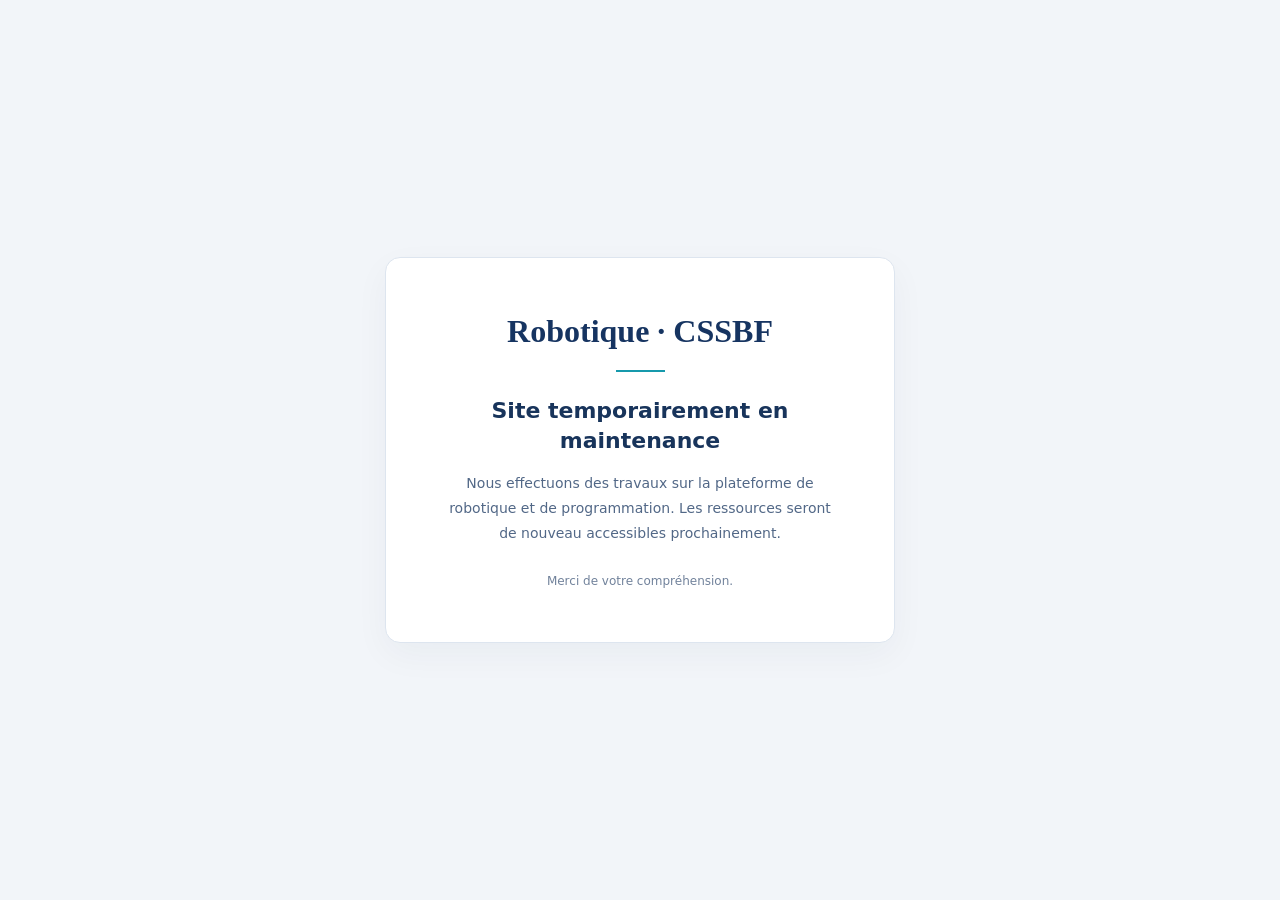
<file: index.html>
<!doctype html>
<html lang="fr-CA">
<head>
  <meta charset="utf-8">
  <meta name="viewport" content="width=device-width, initial-scale=1">
  <meta name="robots" content="noindex, nofollow">
  <meta name="theme-color" content="#f2f5f9">
  <title>Robotique — CSSBF | Maintenance</title>
  <style>
    :root { color-scheme: light; font-family: system-ui, -apple-system, BlinkMacSystemFont, "Segoe UI", sans-serif; }
    * { box-sizing: border-box; }
    body { min-height: 100vh; margin: 0; padding: 24px; background: #f2f5f9; color: #18345b; display: grid; place-items: center; }
    main { width: min(100%, 510px); padding: clamp(35px, 7vw, 54px) clamp(24px, 6vw, 46px); background: #fff; border: 1px solid #dde5ef; border-radius: 15px; box-shadow: 0 12px 35px rgba(21,43,73,.045); text-align: center; }
    h1 { margin: 0; font-family: Georgia, "Times New Roman", serif; font-size: clamp(25px, 5vw, 32px); line-height: 1.2; color: #163461; }
    .accent { width: 49px; height: 2px; margin: 20px auto 24px; background: #1699ac; }
    h2 { max-width: 340px; margin: 0 auto 15px; font-size: clamp(19px, 3.7vw, 22px); line-height: 1.35; }
    p { max-width: 400px; margin: 0 auto; color: #526887; font-size: 14px; line-height: 1.8; }
    footer { margin-top: 28px; font-size: 12px; color: #71829b; }
  </style>
</head>
<body>
  <main>
    <h1>Robotique · CSSBF</h1>
    <div class="accent" aria-hidden="true"></div>
    <h2>Site temporairement en maintenance</h2>
    <p>Nous effectuons des travaux sur la plateforme de robotique et de programmation. Les ressources seront de nouveau accessibles prochainement.</p>
    <footer>Merci de votre compréhension.</footer>
  </main>
</body>
</html>
</file>
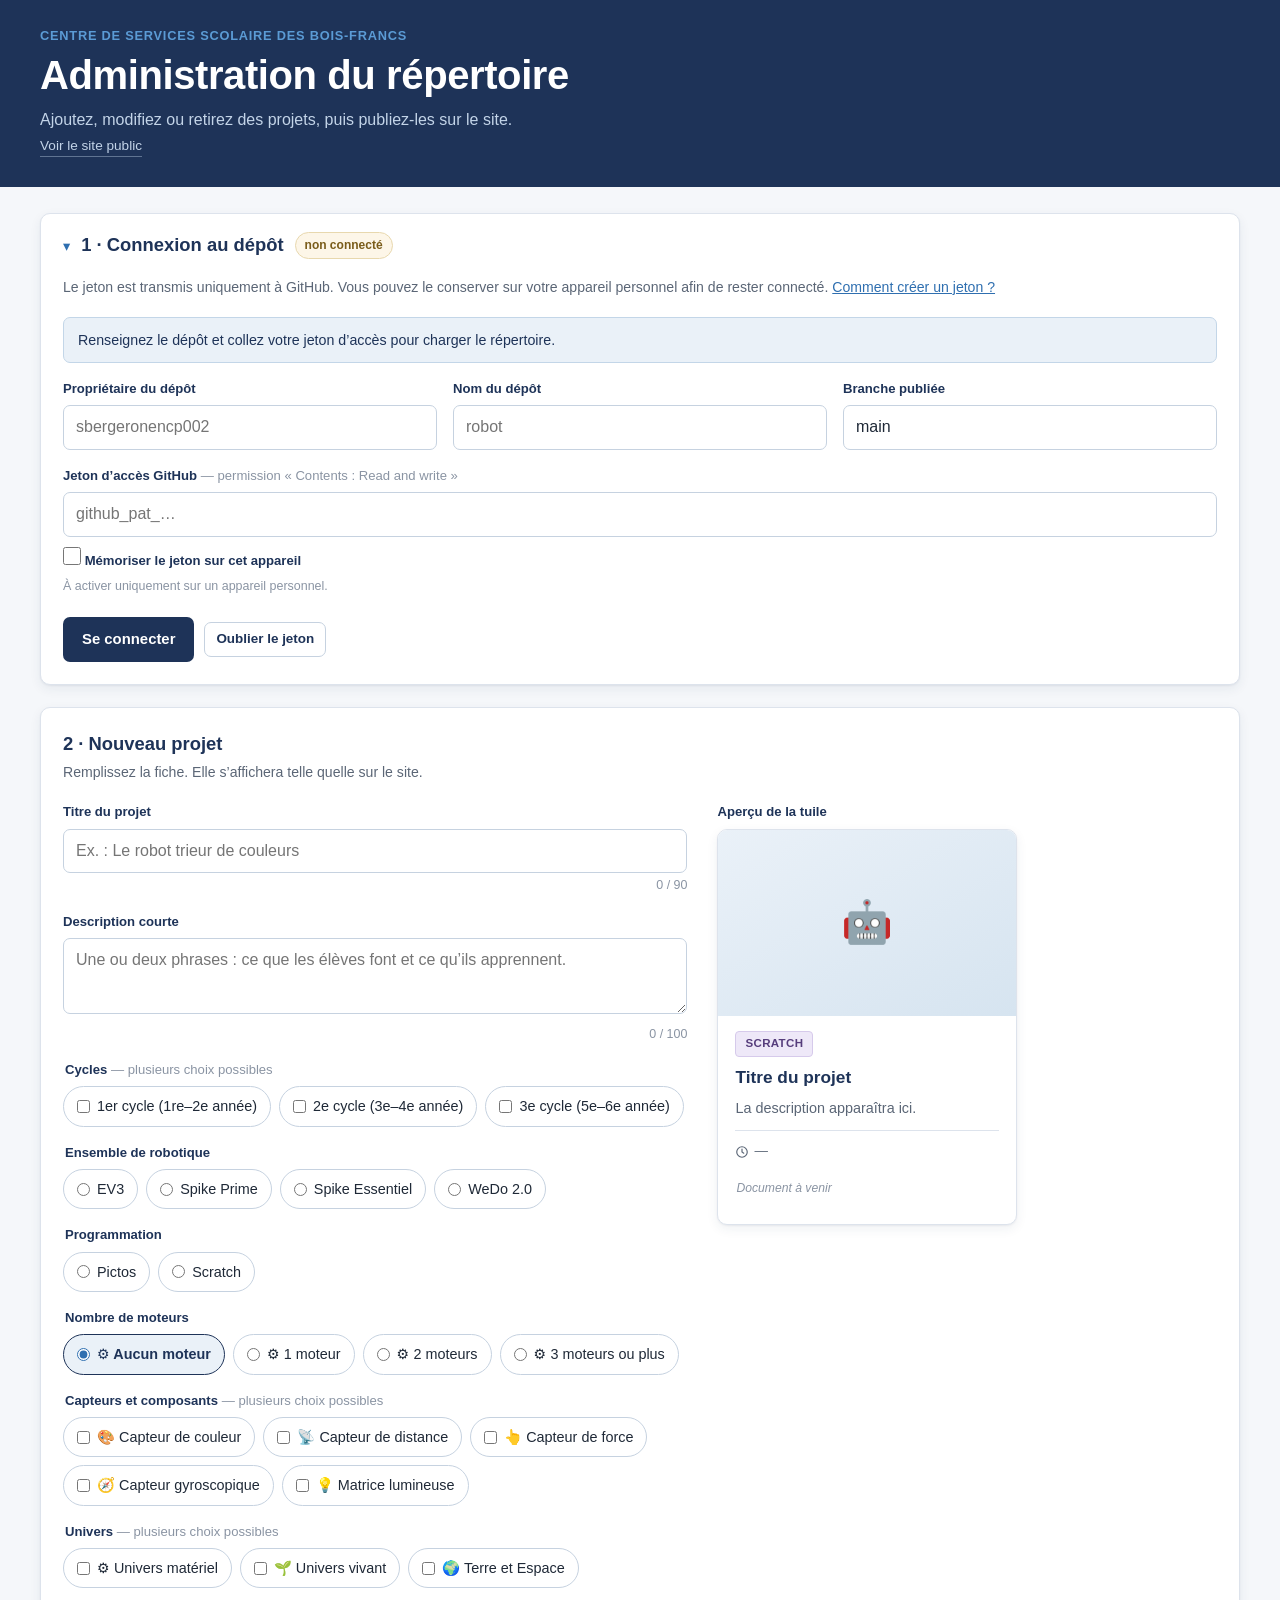
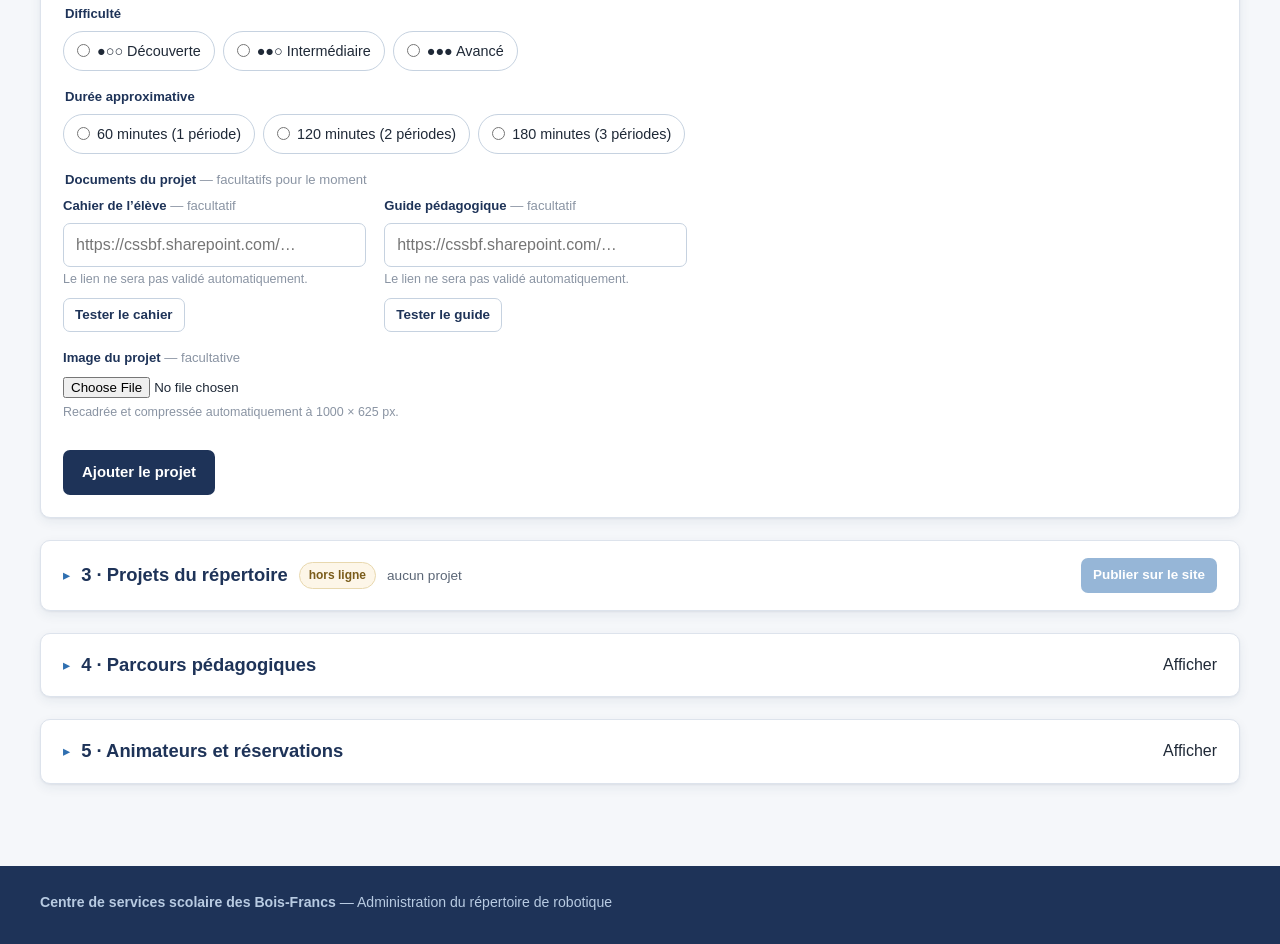
<file: admin.html>
<!DOCTYPE html>
<html lang="fr-CA">
<head>
<meta charset="utf-8">
<meta name="viewport" content="width=device-width, initial-scale=1">
<title>Administration — Robotique</title>
<meta name="robots" content="noindex, nofollow">
<link rel="stylesheet" href="assets/style.css?v=20261103-auditfix">
<script>
  (() => {
    const versionLocale = "20261103-auditfix";
    fetch(`assets/version.json?t=${Date.now()}`, { cache: "no-store" })
      .then((reponse) => reponse.ok ? reponse.json() : null)
      .then((info) => {
        if (!info?.version || info.version === versionLocale) return;
        const adresse = new URL(window.location.href);
        if (adresse.searchParams.get("_v") === info.version) return;
        adresse.searchParams.set("_v", info.version);
        window.location.replace(adresse.href);
      })
      .catch(() => {});
  })();
</script>
<link rel="icon" href="data:image/svg+xml,<svg xmlns='http://www.w3.org/2000/svg' viewBox='0 0 100 100'><text y='.9em' font-size='90'>🛠️</text></svg>">
<style>.admin-reduire{display:none}.panneau[open] .admin-reduire{display:inline}.panneau[open] .admin-afficher{display:none}.admin-etat{margin-left:auto}#admin-parcours select,#admin-parcours textarea{display:block;width:100%;margin:8px 0 16px;padding:10px;border:1px solid #ccd5df;border-radius:6px;font:inherit}#parcours-lignes{margin-top:24px}.parcours-admin-ligne{display:grid;grid-template-columns:80px 1fr auto;gap:12px;align-items:center;padding:12px 0;border-bottom:1px solid var(--bordure)}.parcours-admin-ligne h3{font-size:1rem;margin:0}.parcours-admin-ligne .barre-boutons{margin:0}.parcours-admin-ligne .bouton{padding:6px 10px;font-size:.85rem}@media(max-width:760px){.parcours-admin-ligne{grid-template-columns:1fr}}.parcours-admin-ligne{grid-template-columns:32px 65px minmax(0,1fr) auto;background:white;border:1px solid var(--bordure);border-radius:8px;margin:8px 0;padding:10px}.parcours-poignee{cursor:grab;touch-action:none;border:0;background:transparent;color:#748297;font-size:22px;min-height:40px}.parcours-poignee:active{cursor:grabbing}.parcours-en-deplacement{opacity:.5}.parcours-cible{outline:2px solid var(--accent)}@media(max-width:760px){.parcours-admin-ligne{grid-template-columns:32px 1fr}.parcours-admin-ligne label,.parcours-admin-ligne .barre-boutons{grid-column:2}}</style><link rel="stylesheet" href="assets/mobile.css?v=20261103-auditfix">
</head>
<body class="admin-corps">

<header class="entete">
  <div class="contenant">
    <p class="entete__organisme">Centre de services scolaire des Bois-Francs</p>
    <h1 class="entete__titre">Administration du répertoire</h1>
    <p class="entete__sous-titre">
      Ajoutez, modifiez ou retirez des projets, puis publiez-les sur le site.
      <a class="entete__lien-admin" href="index.html">Voir le site public</a>
    </p>
  </div>
</header>

<div class="contenant disposition-admin">

  <!-- ===================== 1 · Connexion ===================== -->
  <details class="panneau panneau--repliable" id="panneau-connexion">
    <summary class="panneau__resume">
      <span class="panneau__resume-titre">1 · Connexion au dépôt</span>
      <span class="etiquette-etat" id="etat-connexion">non connecté</span>
      <span class="panneau__resume-detail" id="detail-connexion"></span>
    </summary>

    <div class="panneau__contenu">
      <p class="panneau__aide">
        Le jeton est transmis uniquement à GitHub. Vous pouvez le conserver sur votre
        appareil personnel afin de rester connecté.
        <a href="README.md#jeton" target="_blank" rel="noopener">Comment créer un jeton ?</a>
      </p>

      <div class="bandeau bandeau--info" id="bandeau-connexion" hidden></div>

      <div class="grille-champs">
        <div class="champ">
          <label for="f-owner">Propriétaire du dépôt</label>
          <input type="text" id="f-owner" autocomplete="off" spellcheck="false" placeholder="sbergeronencp002">
        </div>
        <div class="champ">
          <label for="f-repo">Nom du dépôt</label>
          <input type="text" id="f-repo" autocomplete="off" spellcheck="false" placeholder="robot">
        </div>
        <div class="champ">
          <label for="f-branche">Branche publiée</label>
          <input type="text" id="f-branche" autocomplete="off" spellcheck="false" placeholder="main">
        </div>
      </div>

      <div class="champ">
        <label for="f-jeton">Jeton d’accès GitHub <span class="champ__note">— permission « Contents : Read and write »</span></label>
        <input type="password" id="f-jeton" autocomplete="off" spellcheck="false" placeholder="github_pat_…">
        <label class="option-memoire" for="f-memoriser-jeton">
          <input type="checkbox" id="f-memoriser-jeton">
          <span>Mémoriser le jeton sur cet appareil</span>
        </label>
        <span class="compteur-car compteur-car--gauche">À activer uniquement sur un appareil personnel.</span>
      </div>

      <div class="barre-boutons">
        <button type="button" class="bouton bouton--primaire" id="btn-connexion">Se connecter</button>
        <button type="button" class="bouton bouton--secondaire bouton--petit" id="btn-oublier">Oublier le jeton</button>
      </div>
    </div>
  </details>


  <!-- ===================== 2 · Formulaire ===================== -->
  <section class="panneau">
    <h2 id="titre-formulaire">2 · Nouveau projet</h2>
    <p class="panneau__aide" id="aide-formulaire">Remplissez la fiche. Elle s’affichera telle quelle sur le site.</p>

    <form id="formulaire" novalidate class="formulaire-grille">
      <div class="formulaire-champs">
        <input type="hidden" id="f-id">

        <div class="champ">
          <label for="f-titre">Titre du projet</label>
          <input type="text" id="f-titre" maxlength="90" required placeholder="Ex. : Le robot trieur de couleurs">
          <span class="compteur-car" id="compteur-titre">0 / 90</span>
        </div>

        <div class="champ">
          <label for="f-description">Description courte</label>
          <textarea id="f-description" maxlength="100" required
                    placeholder="Une ou deux phrases : ce que les élèves font et ce qu’ils apprennent."></textarea>
          <span class="compteur-car" id="compteur-description">0 / 100</span>
        </div>

        <fieldset class="champ">
          <legend class="champ__legende">Cycles <span class="champ__note">— plusieurs choix possibles</span></legend>
          <div class="choix" id="choix-cycle"></div>
        </fieldset>

        <fieldset class="champ">
          <legend class="champ__legende">Ensemble de robotique</legend>
          <div class="choix" id="choix-ensemble"></div>
        </fieldset>

        <fieldset class="champ">
          <legend class="champ__legende">Programmation</legend>
          <div class="choix" id="choix-programmation"></div>
        </fieldset>

        <fieldset class="champ">
          <legend class="champ__legende">Nombre de moteurs</legend>
          <div class="choix" id="choix-moteurs"></div>
        </fieldset>

        <fieldset class="champ">
          <legend class="champ__legende">Capteurs et composants <span class="champ__note">— plusieurs choix possibles</span></legend>
          <div class="choix" id="choix-composants"></div>
        </fieldset>

        <fieldset class="champ">
          <legend class="champ__legende">Univers <span class="champ__note">— plusieurs choix possibles</span></legend>
          <div class="choix" id="choix-univers"></div>
        </fieldset>

        <fieldset class="champ">
          <legend class="champ__legende">Difficulté</legend>
          <div class="choix" id="choix-difficulte"></div>
        </fieldset>

        <fieldset class="champ">
          <legend class="champ__legende">Durée approximative</legend>
          <div class="choix" id="choix-duree"></div>
        </fieldset>

        <fieldset class="champ groupe-documents">
          <legend class="champ__legende">Documents du projet <span class="champ__note">— facultatifs pour le moment</span></legend>

          <div class="champ">
            <label for="f-lien-eleve">Cahier de l’élève <span class="champ__note">— facultatif</span></label>
            <input type="url" id="f-lien-eleve" spellcheck="false" placeholder="https://cssbf.sharepoint.com/…">
            <span class="compteur-car compteur-car--gauche">Le lien ne sera pas validé automatiquement.</span>
            <div class="barre-boutons barre-boutons--compacte">
              <button type="button" class="bouton bouton--secondaire bouton--petit" id="btn-tester-lien-eleve">Tester le cahier</button>
            </div>
            <p class="verification-lien" id="etat-lien-eleve" hidden></p>
          </div>

          <div class="champ">
            <label for="f-lien-guide">Guide pédagogique <span class="champ__note">— facultatif</span></label>
            <input type="url" id="f-lien-guide" spellcheck="false" placeholder="https://cssbf.sharepoint.com/…">
            <span class="compteur-car compteur-car--gauche">Le lien ne sera pas validé automatiquement.</span>
            <div class="barre-boutons barre-boutons--compacte">
              <button type="button" class="bouton bouton--secondaire bouton--petit" id="btn-tester-lien-guide">Tester le guide</button>
            </div>
            <p class="verification-lien" id="etat-lien-guide" hidden></p>
          </div>
        </fieldset>

        <div class="champ">
          <label for="f-image">Image du projet <span class="champ__note">— facultative</span></label>
          <input type="file" id="f-image" accept="image/*">
          <span class="compteur-car compteur-car--gauche" id="info-image">Recadrée et compressée automatiquement à 1000 × 625 px.</span>
          <div class="barre-boutons" style="margin-top:8px">
            <button type="button" class="bouton bouton--secondaire bouton--petit" id="btn-retirer-image" hidden>Retirer l’image</button>
          </div>
        </div>

        <div class="bandeau bandeau--erreur" id="bandeau-formulaire" hidden></div>

        <div class="barre-boutons">
          <button type="submit" class="bouton bouton--primaire" id="btn-enregistrer">Ajouter le projet</button>
          <button type="button" class="bouton bouton--secondaire" id="btn-annuler" hidden>Annuler la modification</button>
        </div>
      </div>

      <div class="formulaire-apercu">
        <span class="champ__legende">Aperçu de la tuile</span>
        <div class="apercu-tuile" id="apercu"></div>
      </div>
    </form>
  </section>

  <!-- ===================== 3 · Liste + publication ===================== -->
  <details class="panneau panneau--repliable" id="panneau-projets">
    <summary class="panneau__resume">
      <span class="panneau__resume-titre">3 · Projets du répertoire</span>
      <span class="etiquette-etat" id="etat-publication">hors ligne</span>
      <span class="panneau__resume-detail" id="detail-projets"></span>
      <span class="panneau__resume-actions">
        <button type="button" class="bouton bouton--publier bouton--petit" id="btn-publier" disabled>Publier sur le site</button>
      </span>
    </summary>

    <div class="panneau__contenu">
      <p class="panneau__aide" id="aide-liste">Connectez-vous au dépôt pour charger les projets existants.</p>

      <div class="bandeau bandeau--attente" id="bandeau-publication" hidden></div>

      <div class="outils-projets">
        <div class="champ-recherche champ-recherche--admin">
          <label class="groupe-filtre__titre" for="recherche-admin">Rechercher dans les projets</label>
          <div class="champ-recherche__boite">
            <svg class="champ-recherche__icone" width="17" height="17" viewBox="0 0 24 24" fill="none"
                 stroke="currentColor" stroke-width="2" stroke-linecap="round" aria-hidden="true">
              <circle cx="11" cy="11" r="7"/><path d="m20 20-3.5-3.5"/>
            </svg>
            <input type="search" id="recherche-admin" autocomplete="off"
                   placeholder="Titre, cycle, ensemble, capteur…">
          </div>
        </div>
        <div class="barre-boutons barre-boutons--outils">
          <button type="button" class="bouton bouton--secondaire bouton--petit" id="btn-effacer-recherche-admin" hidden>Effacer la recherche</button>
          <button type="button" class="bouton bouton--secondaire bouton--petit" id="btn-recharger" disabled>Recharger depuis le site</button>
        </div>
      </div>

      <pre class="journal" id="journal" hidden></pre>

      <ul class="liste-projets" id="liste-projets"></ul>
    </div>
  </details>

<details class="panneau panneau--repliable" id="admin-parcours"><summary class="panneau__resume"><span class="panneau__resume-titre">4 · Parcours pédagogiques</span><span class="etiquette-etat" id="parcours-modifications" hidden>Modifications non publiées</span><span class="admin-etat"><span class="admin-afficher">Afficher</span><span class="admin-reduire">Réduire</span></span></summary><div class="panneau__contenu"><p>Sélectionnez jusqu’à dix projets, ajustez leur ordre. La description affichée reprend exactement celle de la fiche du projet. Enregistrez votre brouillon, puis publiez les parcours pour les rendre visibles sur le site.</p><div class="grille-champs"><label>Cycle<select id="parcours-cycle"><option value="1">1er cycle</option><option value="2">2e cycle</option><option value="3">3e cycle</option></select></label><label>Ensemble<select id="parcours-kit"></select></label></div><div id="parcours-lignes"></div><button type="button" class="bouton" id="parcours-ajouter">Ajouter un projet</button><div class="barre-boutons"><button class="bouton bouton--primaire" id="parcours-enregistrer">Enregistrer le brouillon</button><button class="bouton" id="parcours-recharger">Recharger depuis le dépôt</button><button class="bouton bouton--publier" id="parcours-publier">Publier les parcours</button><button class="bouton" id="parcours-exporter">Exporter les parcours</button><a class="bouton" href="index.html">Voir le site</a></div><p role="status" id="parcours-etat"></p><p>Les parcours sont disponibles pour les trois cycles. Si moins de dix projets sont disponibles, le parcours présente les activités existantes.</p></div></details>
<details class="panneau panneau--repliable" id="panneau-animateurs">
<summary class="panneau__resume"><span class="panneau__resume-titre">5 · Animateurs et réservations</span><span class="admin-etat"><span class="admin-afficher">Afficher</span><span class="admin-reduire">Réduire</span></span></summary><div class="panneau__contenu">
<p class="panneau__aide">Modifiez les noms et les liens Microsoft Bookings. Ces réservations se publient séparément des projets.</p>
<form id="form-animateurs">
<div id="champs-animateurs"></div>
<div class="barre-boutons">
<button type="button" class="bouton bouton--secondaire" id="ajouter-animateur">Ajouter un animateur</button>
<button type="submit" class="bouton bouton--publier" id="publier-animateurs">Publier les réservations</button>
</div>
<p id="etat-animateurs" role="status"></p>
</form>
</div></details>
</div>

<footer class="pied">
  <div class="contenant">
    <p><strong>Centre de services scolaire des Bois-Francs</strong> — Administration du répertoire de robotique</p>
  </div>
</footer>

<script src="assets/commun.js?v=20261103-auditfix"></script>
<script src="assets/admin.js?v=20261103-auditfix"></script>
<script src="assets/parcours-admin.js?v=20261103-auditfix"></script></body>
</html>
</file>
<file: assets/style.css>
/* ==========================================================================
   Robotique — CSS des Bois-Francs
   Palette reprise du site institutionnel : marine, bleu pâle, bleu accent.
   ========================================================================== */

:root {
  --marine:        #1e3358;
  --marine-clair:  #2c4675;
  --marine-fonce:  #16274a;
  --bleu-pale:     #d6e4f0;
  --bleu-pale-2:   #eaf1f8;
  --accent:        #2f6fb0;
  --accent-clair:  #5b9bd5;

  --blanc:  #ffffff;
  --fond:   #f5f7fa;
  --texte:  #1f2937;
  --gris:   #5b6676;
  --gris-clair: #8a94a3;
  --bordure: #dde3ec;

  --ev3:        #c62828;
  --prime:      #c00078;
  --essentiel:  #2163b8;
  --wedo:       #07852a;

  --rayon: 10px;
  --ombre: 0 1px 2px rgba(30, 51, 88, .06), 0 4px 12px rgba(30, 51, 88, .07);
  --ombre-forte: 0 4px 10px rgba(30, 51, 88, .10), 0 12px 28px rgba(30, 51, 88, .14);
  --police: "Segoe UI", Roboto, "Helvetica Neue", Arial, system-ui, sans-serif;
}

* { box-sizing: border-box; }

/* Doit venir avant les règles display des composants, sinon un bouton
   porteur de l'attribut hidden reste affiché. */
[hidden] { display: none !important; }

html { -webkit-text-size-adjust: 100%; }

body {
  margin: 0;
  font-family: var(--police);
  font-size: 16px;
  line-height: 1.55;
  color: var(--texte);
  background: var(--fond);
}

a { color: var(--accent); }

.saut-contenu {
  position: absolute;
  left: -9999px;
  top: 0;
  background: var(--blanc);
  color: var(--marine);
  padding: 12px 18px;
  z-index: 100;
  border-radius: 0 0 var(--rayon) 0;
  font-weight: 600;
}
.saut-contenu:focus { left: 0; }

.contenant {
  width: 100%;
  max-width: 1240px;
  margin: 0 auto;
  padding-inline: 20px;
}

/* ---------- En-tête ---------- */

.entete {
  background: var(--marine);
  color: var(--blanc);
  padding-block: 26px 30px;
}

.entete__organisme {
  font-size: .8rem;
  letter-spacing: .06em;
  text-transform: uppercase;
  color: var(--accent-clair);
  font-weight: 600;
  margin: 0 0 6px;
}

.entete__titre {
  margin: 0;
  font-size: clamp(1.7rem, 4.5vw, 2.5rem);
  line-height: 1.15;
  font-weight: 700;
  letter-spacing: -.01em;
}

.entete__sous-titre {
  margin: 10px 0 0;
  color: #c3d4e8;
  font-size: 1rem;
  max-width: 62ch;
}

.entete__lien-admin {
  display: inline-block;
  color: #c3d4e8;
  font-size: .85rem;
  text-decoration: none;
  border-bottom: 1px solid rgba(195, 212, 232, .4);
}
.entete__lien-admin:hover { color: var(--blanc); border-bottom-color: var(--blanc); }

/* ---------- Continuum pédagogique ---------- */

.continuum {
  padding-block: 24px 26px;
  background: var(--bleu-pale-2);
  border-bottom: 1px solid #cbdced;
}

.continuum__entete {
  display: flex;
  justify-content: space-between;
  align-items: end;
  gap: 24px;
  margin-bottom: 16px;
}

.continuum__sur-titre {
  margin: 0 0 2px;
  color: var(--accent);
  font-size: .72rem;
  font-weight: 800;
  letter-spacing: .09em;
  text-transform: uppercase;
}

.continuum__titre {
  margin: 0;
  color: var(--marine);
  font-size: clamp(1.2rem, 2.5vw, 1.55rem);
  line-height: 1.25;
}

.continuum__introduction {
  max-width: 53ch;
  margin: 0;
  color: var(--gris);
  font-size: .92rem;
}

.continuum__grille {
  display: grid;
  grid-template-columns: repeat(3, minmax(0, 1fr));
  gap: 14px;
}

.continuum__carte {
  --continuum-accent: var(--accent);
  display: flex;
  min-width: 0;
  min-height: 174px;
  flex-direction: column;
  align-items: flex-start;
  padding: 18px 19px 16px;
  overflow: hidden;
  border: 1px solid #cad9e8;
  border-top: 5px solid var(--continuum-accent);
  border-radius: var(--rayon);
  background: var(--blanc);
  color: var(--texte);
  font: inherit;
  text-align: left;
  cursor: pointer;
  box-shadow: 0 2px 8px rgba(30, 51, 88, .06);
  transition: transform .15s ease, box-shadow .15s ease, border-color .15s ease;
}

.continuum__carte--1 { --continuum-accent: #2f7d4a; }
.continuum__carte--2 { --continuum-accent: #2f6fb0; }
.continuum__carte--3 { --continuum-accent: #74519a; }

.continuum__carte:hover:not(:disabled) {
  transform: translateY(-2px);
  border-color: var(--continuum-accent);
  box-shadow: 0 6px 18px rgba(30, 51, 88, .13);
}

.continuum__carte:focus-visible {
  outline: 3px solid var(--accent-clair);
  outline-offset: 3px;
}

.continuum__carte[aria-pressed="true"] {
  border-color: var(--continuum-accent);
  box-shadow: 0 0 0 2px var(--continuum-accent), 0 6px 18px rgba(30, 51, 88, .13);
}

.continuum__carte:disabled { opacity: .55; cursor: not-allowed; }

.continuum__cycle {
  color: var(--continuum-accent);
  font-size: .78rem;
  font-weight: 800;
  letter-spacing: .07em;
  text-transform: uppercase;
}

.continuum__intention {
  margin-top: 3px;
  color: var(--marine);
  font-size: 1.08rem;
  line-height: 1.3;
}

.continuum__description {
  margin-top: 7px;
  color: var(--gris);
  font-size: .88rem;
  line-height: 1.45;
}

.continuum__action {
  margin-top: auto;
  padding-top: 12px;
  color: var(--continuum-accent);
  font-size: .84rem;
  font-weight: 750;
}


.continuum__droite {
  display: flex;
  align-items: center;
  justify-content: flex-end;
  gap: 14px;
  min-width: 0;
}

.continuum__bascule {
  display: inline-flex;
  flex: 0 0 auto;
  align-items: center;
  gap: 7px;
  padding: 8px 11px;
  border: 1px solid #b7cce1;
  border-radius: 8px;
  background: var(--blanc);
  color: var(--marine);
  font: inherit;
  font-size: .84rem;
  font-weight: 700;
  cursor: pointer;
}

.continuum__bascule:hover {
  border-color: var(--accent);
}

.continuum__bascule:focus-visible {
  outline: 3px solid var(--accent-clair);
  outline-offset: 2px;
}

.continuum__chevron {
  display: inline-block;
  transition: transform .15s ease;
}

.continuum--reduit {
  padding-block: 11px;
}

.continuum--reduit .continuum__entete {
  align-items: center;
  margin-bottom: 0;
}

.continuum--reduit .continuum__sur-titre,
.continuum--reduit .continuum__introduction,
.continuum--reduit .continuum__grille {
  display: none;
}

.continuum--reduit .continuum__titre {
  font-size: 1rem;
}

.continuum--reduit .continuum__chevron {
  transform: rotate(180deg);
}

@media (max-width: 760px) {
  .continuum__entete {
    align-items: flex-start;
  }

  .continuum__droite {
    align-items: flex-end;
    flex-direction: column;
    gap: 8px;
  }

  .continuum--reduit .continuum__entete {
    flex-direction: row;
    align-items: center;
  }
}

/* ---------- Barre de filtres ---------- */

.filtres {
  background: var(--bleu-pale);
  border-bottom: 1px solid #c3d6e8;
  padding-block: 18px;
  position: sticky;
  top: 0;
  z-index: 20;
}

.filtres__bascule {
  display: flex;
  width: 100%;
  align-items: center;
  justify-content: space-between;
  gap: 10px;
  padding: 11px 14px;
  border: 1px solid #b7cce1;
  border-radius: 8px;
  background: var(--blanc);
  color: var(--marine);
  font: inherit;
  font-weight: 700;
  cursor: pointer;
}
.filtres__droite {
  display: inline-flex;
  margin-left: auto;
  align-items: center;
  justify-content: flex-end;
  gap: 9px;
  white-space: nowrap;
}

.filtres__nombre {
  min-width: 1.55rem;
  padding: 1px 7px;
  border-radius: 999px;
  background: var(--marine);
  color: var(--blanc);
  font-size: .78rem;
  text-align: center;
}

.filtres__etat {
  min-width: 3.65rem;
  color: var(--marine);
  font-size: .84rem;
  font-weight: 700;
  text-align: right;
}

.filtres__etat--ouvert { display: none; }
.filtres--ouvert .filtres__etat--ferme { display: none; }
.filtres--ouvert .filtres__etat--ouvert { display: inline; }

.filtres__chevron {
  display: inline-block;
  width: .85rem;
  text-align: center;
  transition: transform .15s ease;
}
.filtres--ouvert .filtres__chevron { transform: rotate(180deg); }

.filtres__grille {
  display: none;
  padding-top: 16px;
  flex-wrap: wrap;
  gap: 18px 28px;
  align-items: flex-start;
}
.filtres--ouvert .filtres__grille { display: flex; }

.filtres__aide {
  flex: 1 1 100%;
  margin: -8px 0 -4px;
  color: var(--gris);
  font-size: .82rem;
}

.groupe-filtre { min-width: 0; }

.groupe-filtre__titre {
  display: block;
  font-size: .72rem;
  text-transform: uppercase;
  letter-spacing: .07em;
  font-weight: 700;
  color: var(--marine);
  margin-bottom: 7px;
}

.jetons {
  display: flex;
  flex-wrap: wrap;
  gap: 7px;
}

.jeton {
  font: inherit;
  font-size: .9rem;
  font-weight: 500;
  padding: 7px 14px;
  border-radius: 999px;
  border: 1px solid #b7cce1;
  background: var(--blanc);
  color: var(--marine);
  cursor: pointer;
  transition: background .12s, color .12s, border-color .12s;
}
.jeton:hover:not(:disabled) { border-color: var(--accent); }
.jeton:disabled {
  cursor: not-allowed;
  opacity: .48;
  background: #f4f6f9;
}
.jeton__compte {
  margin-left: 5px;
  font-size: .78em;
  font-variant-numeric: tabular-nums;
  opacity: .75;
}
.jeton .pastilles, .choix .pastilles { color: var(--accent); }
.jeton[aria-pressed="true"] .pastilles { color: var(--accent-clair); }

.jeton[aria-pressed="true"] {
  background: var(--marine);
  border-color: var(--marine);
  color: var(--blanc);
}
.jeton:focus-visible,
.champ-recherche input:focus-visible,
.bouton:focus-visible {
  outline: 3px solid var(--accent-clair);
  outline-offset: 2px;
}

.champ-recherche { flex: 1 1 100%; max-width: 440px; min-width: 220px; }

.champ-recherche__boite { position: relative; }

.champ-recherche input {
  font: inherit;
  width: 100%;
  padding: 9px 14px 9px 38px;
  border-radius: 999px;
  border: 1px solid #b7cce1;
  background: var(--blanc);
  color: var(--texte);
}
.champ-recherche input::placeholder { color: var(--gris-clair); }

.champ-recherche__icone {
  position: absolute;
  left: 13px;
  top: 50%;
  transform: translateY(-50%);
  color: var(--gris);
  pointer-events: none;
}

/* ---------- Barre de résultats ---------- */

.resultats {
  display: flex;
  flex-wrap: wrap;
  align-items: baseline;
  justify-content: space-between;
  gap: 10px;
  padding-block: 22px 4px;
}

#resultats { scroll-margin-top: 92px; }

.resultats__compte {
  margin: 0;
  font-size: .95rem;
  color: var(--gris);
}
.resultats__compte strong { color: var(--marine); font-size: 1.05rem; }

.lien-bouton {
  font: inherit;
  font-size: .9rem;
  background: none;
  border: none;
  padding: 4px 2px;
  color: var(--accent);
  cursor: pointer;
  text-decoration: underline;
}
.lien-bouton[hidden] { display: none !important; }

/* ---------- Grille de tuiles ---------- */

.grille {
  list-style: none;
  margin: 0;
  padding: 0 0 56px;
  display: grid;
  grid-template-columns: repeat(auto-fill, minmax(268px, 1fr));
  gap: 22px;
}

.tuile {
  display: flex;
  flex-direction: column;
  background: var(--blanc);
  border: 1px solid var(--bordure);
  border-radius: var(--rayon);
  box-shadow: var(--ombre);
  overflow: hidden;
  height: 100%;
  text-decoration: none;
  color: inherit;
  transition: transform .14s ease, box-shadow .14s ease, border-color .14s ease;
}

a.tuile:hover,
a.tuile:focus-visible {
  transform: translateY(-3px);
  box-shadow: var(--ombre-forte);
  border-color: var(--accent-clair);
}
a.tuile:focus-visible { outline: 3px solid var(--accent); outline-offset: 2px; }

.tuile__visuel {
  aspect-ratio: 16 / 10;
  max-width: 100%;
  background: var(--bleu-pale-2);
  display: block;
  position: relative;
  overflow: hidden;
}
.tuile__visuel img {
  width: 100%;
  height: 100%;
  object-fit: cover;
  display: block;
}
.tuile__visuel--vide {
  display: flex;
  align-items: center;
  justify-content: center;
  font-size: 2.6rem;
  color: #a9c2da;
  background: linear-gradient(150deg, var(--bleu-pale-2), var(--bleu-pale));
}

.tuile__corps {
  padding: 15px 17px 17px;
  display: flex;
  flex-direction: column;
  flex: 1;
  gap: 9px;
}

.tuile__etiquettes {
  display: flex;
  flex-wrap: wrap;
  gap: 6px;
}

.etiquette {
  font-size: .72rem;
  font-weight: 700;
  letter-spacing: .03em;
  text-transform: uppercase;
  padding: 3px 9px;
  border-radius: 4px;
  white-space: nowrap;
}

.etiquette--cycle {
  background: var(--bleu-pale-2);
  color: var(--marine);
  border: 1px solid #c3d6e8;
}

.etiquette--ensemble { color: var(--blanc); }
.etiquette--ev3       { background: var(--ev3); }
.etiquette--prime     { background: var(--prime); }
.etiquette--essentiel { background: var(--essentiel); }
.etiquette--wedo      { background: var(--wedo); }
.etiquette--programmation { background: #eee8f8; color: #563d7c; border: 1px solid #d6caeb; }

.tuile__titre {
  margin: 0;
  font-size: 1.08rem;
  line-height: 1.3;
  font-weight: 700;
  color: var(--marine);
}

.tuile__description {
  margin: 0;
  font-size: .9rem;
  color: var(--gris);
  flex: 1;
}

.tuile__materiel {
  margin: 0;
  padding: 8px 10px;
  border-radius: 7px;
  background: var(--bleu-pale-2);
  color: var(--marine);
  font-size: .82rem;
  font-weight: 600;
}

.tuile__pied {
  display: flex;
  flex-direction: column;
  align-items: stretch;
  gap: 9px;
  padding-top: 10px;
  border-top: 1px solid var(--bordure);
  margin-top: 2px;
}

.tuile__meta {
  display: flex;
  flex-wrap: wrap;
  gap: 4px 12px;
}

.tuile__duree,
.tuile__niveau {
  display: inline-flex;
  align-items: center;
  gap: 5px;
  font-size: .84rem;
  color: var(--gris);
  white-space: nowrap;
}

.pastilles {
  letter-spacing: .5px;
  font-size: .7rem;
  color: var(--accent);
}

.tuile__documents {
  display: grid;
  grid-template-columns: repeat(2, minmax(0, 1fr));
  gap: 7px;
  height: 36px;
}

.tuile__action,
.tuile__action-reserve {
  min-width: 0;
  height: 36px;
  border-radius: 6px;
}

.tuile__action {
  display: inline-flex;
  align-items: center;
  justify-content: center;
  gap: 5px;
  padding: 0 8px;
  border: 1px solid #bfd3e7;
  background: var(--bleu-pale-2);
  color: var(--accent);
  font-size: .76rem;
  font-weight: 700;
  line-height: 1.15;
  text-align: center;
  text-decoration: none;
}

a.tuile__action:hover,
a.tuile__action:focus-visible {
  background: #dcebf7;
  border-color: var(--accent-clair);
  text-decoration: underline;
}

a.tuile__action:focus-visible {
  outline: 3px solid var(--accent);
  outline-offset: 2px;
}

.tuile__action--guide {
  background: var(--blanc);
}

.tuile__action--absent {
  justify-content: flex-start;
  padding: 0;
  border-color: transparent;
  background: transparent;
  color: var(--gris-clair);
  font-weight: 500;
  font-style: italic;
}

.etiquette--univers {
  display: inline-flex;
  align-items: center;
  gap: 4px;
  text-transform: none;
  letter-spacing: .01em;
  font-weight: 600;
  border: 1px solid;
}
.etiquette--u-materiel { background: #faf3e6; color: #8a5a1f; border-color: #ecdcbd; }
.etiquette--u-vivant   { background: #edf6ef; color: #2c5c3c; border-color: #c9e0ce; }
.etiquette--u-terre    { background: #f0edf8; color: #55458a; border-color: #d6cdea; }

/* ---------- États ---------- */

.etat-vide {
  text-align: center;
  padding: 56px 20px 72px;
  color: var(--gris);
}
.etat-vide__icone { font-size: 2.6rem; }
.etat-vide h2 {
  margin: 14px 0 8px;
  color: var(--marine);
  font-size: 1.25rem;
}
.etat-vide p { margin: 0 auto; max-width: 46ch; }
.etat-vide .lien-bouton { margin-top: 14px; font-size: 1rem; }

/* ---------- Pied de page ---------- */

.pied {
  background: var(--marine);
  color: #b8cbe2;
  padding-block: 26px;
  font-size: .88rem;
  margin-top: auto;
}
.pied a { color: var(--blanc); }
.pied p { margin: 0 0 4px; }

/* ==========================================================================
   Interface d'administration
   ========================================================================== */

.admin-corps { background: var(--fond); }

.panneau {
  background: var(--blanc);
  border: 1px solid var(--bordure);
  border-radius: var(--rayon);
  box-shadow: var(--ombre);
  padding: 22px;
  margin-bottom: 22px;
}

/* Panneau repliable (connexion au dépôt) */

.panneau--repliable { padding: 0; }

.panneau__resume {
  display: flex;
  flex-wrap: wrap;
  align-items: center;
  gap: 6px 11px;
  padding: 17px 22px;
  cursor: pointer;
  list-style: none;
  border-radius: var(--rayon);
}
.panneau__resume::-webkit-details-marker { display: none; }

.panneau__resume::before {
  content: "▸";
  color: var(--accent);
  font-size: .9em;
  flex: none;
}
.panneau--repliable[open] > .panneau__resume::before { content: "▾"; }

.panneau__resume:hover { background: var(--bleu-pale-2); }
.panneau__resume:focus-visible { outline: 3px solid var(--accent-clair); outline-offset: -3px; }

.panneau__resume-titre {
  font-size: 1.15rem;
  font-weight: 700;
  color: var(--marine);
}

.panneau__resume-detail {
  font-size: .85rem;
  color: var(--gris);
}

.panneau__resume-actions {
  margin-left: auto;
  display: flex;
  gap: 8px;
}
/* Le bouton vit dans le résumé : son clic ne doit pas replier le panneau
   (arrêté côté JavaScript) et il doit rester cliquable au survol. */
.panneau__resume-actions .bouton { cursor: pointer; }

@media (max-width: 560px) {
  .panneau__resume-actions { margin-left: 0; width: 100%; }
  .panneau__resume-actions .bouton { width: 100%; justify-content: center; }
}

.panneau__contenu { padding: 0 22px 22px; }

.panneau > h2 {
  margin: 0 0 4px;
  font-size: 1.15rem;
  color: var(--marine);
}
.panneau__aide {
  margin: 0 0 18px;
  font-size: .88rem;
  color: var(--gris);
}

.disposition-admin { padding-block: 26px 60px; }

/* Le formulaire garde une largeur de lecture ; l'aperçu suit le défilement. */
.formulaire-grille {
  display: grid;
  grid-template-columns: minmax(0, 1.25fr) minmax(0, 1fr);
  gap: 4px 30px;
  align-items: start;
}
@media (max-width: 820px) {
  .formulaire-grille { grid-template-columns: 1fr; }
  .formulaire-apercu { position: static !important; }
}

.formulaire-apercu { position: sticky; top: 20px; }

.grille-champs {
  display: grid;
  grid-template-columns: repeat(auto-fit, minmax(190px, 1fr));
  gap: 0 16px;
}

.champ { margin-bottom: 16px; }

.champ > label,
.champ__legende {
  display: block;
  font-size: .82rem;
  font-weight: 700;
  color: var(--marine);
  margin-bottom: 6px;
}
.champ__note {
  font-weight: 400;
  color: var(--gris-clair);
  text-transform: none;
  letter-spacing: 0;
}

.champ input[type="text"],
.champ input[type="url"],
.champ input[type="password"],
.champ textarea,
.champ select {
  font: inherit;
  width: 100%;
  padding: 9px 12px;
  border: 1px solid #c6d2e0;
  border-radius: 7px;
  background: var(--blanc);
  color: var(--texte);
}
.champ textarea { resize: vertical; min-height: 76px; }
.champ input:focus, .champ textarea:focus, .champ select:focus {
  outline: none;
  border-color: var(--accent);
  box-shadow: 0 0 0 3px rgba(91, 155, 213, .28);
}

fieldset.champ {
  border: none;
  padding: 0;
  margin-inline: 0;
}

.choix { display: flex; flex-wrap: wrap; gap: 8px; }

.choix label {
  display: inline-flex;
  align-items: center;
  gap: 7px;
  font-size: .9rem;
  padding: 8px 13px;
  border: 1px solid #c6d2e0;
  border-radius: 999px;
  background: var(--blanc);
  cursor: pointer;
}
.choix input { accent-color: var(--accent); margin: 0; }
.choix label:has(input:checked) {
  border-color: var(--marine);
  background: var(--bleu-pale-2);
  font-weight: 600;
  color: var(--marine);
}
.choix label:focus-within { outline: 2px solid var(--accent-clair); outline-offset: 2px; }

.compteur-car {
  display: block;
  text-align: right;
  font-size: .78rem;
  color: var(--gris-clair);
  margin-top: 3px;
}
.compteur-car--limite { color: var(--ev3); font-weight: 600; }
.compteur-car--gauche { text-align: left; }

.bouton {
  font: inherit;
  font-size: .93rem;
  font-weight: 600;
  padding: 10px 18px;
  border-radius: 7px;
  border: 1px solid transparent;
  cursor: pointer;
  display: inline-flex;
  align-items: center;
  gap: 7px;
}
.bouton:disabled { opacity: .5; cursor: not-allowed; }

.bouton--primaire { background: var(--marine); color: var(--blanc); }
.bouton--primaire:hover:not(:disabled) { background: var(--marine-clair); }

.bouton--publier { background: var(--accent); color: var(--blanc); }
.bouton--publier:hover:not(:disabled) { background: #265d96; }

.bouton--secondaire {
  background: var(--blanc);
  color: var(--marine);
  border-color: #c6d2e0;
}
.bouton--secondaire:hover:not(:disabled) { border-color: var(--marine); }

.bouton--danger { background: var(--blanc); color: var(--ev3); border-color: #e0c3b7; }
.bouton--danger:hover:not(:disabled) { background: #fcf3f0; border-color: var(--ev3); }

.bouton--petit { padding: 6px 11px; font-size: .84rem; }

.barre-boutons {
  display: flex;
  flex-wrap: wrap;
  gap: 10px;
  align-items: center;
  margin-top: 20px;
}

/* Bandeau d'état de connexion / publication */

.bandeau {
  border-radius: 7px;
  padding: 11px 14px;
  font-size: .89rem;
  margin-bottom: 16px;
  border: 1px solid;
  display: flex;
  gap: 9px;
  align-items: flex-start;
}
.bandeau[hidden] { display: none !important; }
.bandeau--info    { background: var(--bleu-pale-2); border-color: #c3d6e8; color: var(--marine); }
.bandeau--succes  { background: #eef7f1; border-color: #bcdcc7; color: #2c5c3c; }
.bandeau--erreur  { background: #fcf1ee; border-color: #e8c5b8; color: #8c3c1c; }
.bandeau--attente { background: #fdf6e8; border-color: #e8d8ae; color: #7a5c1a; }
.bandeau p { margin: 0; }
.bandeau strong { display: block; }

/* Liste des projets dans l'admin */

.outils-projets {
  display: flex;
  flex-wrap: wrap;
  align-items: end;
  justify-content: space-between;
  gap: 12px 18px;
  margin-bottom: 16px;
}
.champ-recherche--admin { flex: 1 1 340px; max-width: 560px; }
.barre-boutons--outils { margin: 0; }

.liste-projets { list-style: none; margin: 0; padding: 0; }

.ligne-projet {
  display: flex;
  gap: 12px;
  align-items: center;
  padding: 11px 0;
  border-bottom: 1px solid var(--bordure);
}
.ligne-projet:last-child { border-bottom: none; }

.ligne-projet__vignette {
  width: 62px;
  height: 42px;
  flex: none;
  border-radius: 5px;
  object-fit: cover;
  background: var(--bleu-pale-2);
  display: flex;
  align-items: center;
  justify-content: center;
  font-size: 1.2rem;
  color: #a9c2da;
  overflow: hidden;
}
.ligne-projet__vignette img { width: 100%; height: 100%; object-fit: cover; }

.ligne-projet__infos { flex: 1; min-width: 0; }
.ligne-projet__titre {
  font-weight: 600;
  color: var(--marine);
  font-size: .95rem;
  overflow: hidden;
  text-overflow: ellipsis;
  white-space: nowrap;
}
.ligne-projet__meta { font-size: .8rem; color: var(--gris); }
.ligne-projet__actions { display: flex; flex-wrap: wrap; gap: 6px; flex: none; }

.ligne-projet--edition { background: var(--bleu-pale-2); border-radius: 7px; padding-inline: 10px; }

.apercu-tuile {
  max-width: 300px;
  margin-top: 6px;
}

.journal {
  font-family: ui-monospace, "SF Mono", Menlo, Consolas, monospace;
  font-size: .78rem;
  background: var(--marine-fonce);
  color: #cfe0f2;
  border-radius: 7px;
  padding: 12px 14px;
  max-height: 200px;
  overflow: auto;
  white-space: pre-wrap;
  word-break: break-word;
}
.journal[hidden] { display: none !important; }

.etiquette-etat {
  font-size: .75rem;
  font-weight: 700;
  padding: 3px 9px;
  border-radius: 999px;
  background: #fdf6e8;
  color: #7a5c1a;
  border: 1px solid #e8d8ae;
}
.etiquette-etat--publie { background: #eef7f1; color: #2c5c3c; border-color: #bcdcc7; }

.table-tableau { overflow-x: auto; }

@media (max-width: 520px) {
  .ligne-projet { flex-wrap: wrap; }
  .ligne-projet__actions { width: 100%; justify-content: flex-end; }
}

/* Sur téléphone, une barre de filtres collante occuperait le tiers de l'écran :
   on la laisse défiler avec la page. */
@media (max-width: 760px) {
  .filtres { position: static; padding-block: 12px; }
  #resultats { scroll-margin-top: 12px; }
}

@media (max-width: 780px) {
  .continuum__entete { display: block; }
  .continuum__introduction { margin-top: 7px; }
  .continuum__grille { grid-template-columns: 1fr; }
  .continuum__carte { min-height: 0; }
}

/* ---------- Vérification du lien SharePoint ---------- */
.barre-boutons--compacte { margin-top: 8px; }
.verification-lien { margin: 8px 0 0; padding: 9px 11px; border-radius: 7px; font-size: .84rem; border: 1px solid; }
.verification-lien--succes { color: #2c5c3c; background: #eef7f1; border-color: #bcdcc7; }
.verification-lien--erreur { color: #8c3c1c; background: #fcf1ee; border-color: #e8c5b8; }


/* Les deux emplacements documentaires ont une hauteur fixe : la présence
   facultative d’un guide ne modifie jamais les dimensions de la tuile. */
.groupe-documents {
  display: grid;
  grid-template-columns: repeat(2, minmax(0, 1fr));
  gap: 18px;
}
.groupe-documents > .champ { margin: 0; }
.groupe-documents > legend { grid-column: 1 / -1; }
@media (max-width: 700px) {
  .groupe-documents { grid-template-columns: 1fr; }
}


.option-memoire {
  display: inline-flex;
  align-items: center;
  gap: 8px;
  margin-top: 10px;
  color: var(--marine);
  font-size: .9rem;
  font-weight: 600;
  cursor: pointer;
}
.option-memoire input {
  width: 18px;
  height: 18px;
  margin: 0;
  accent-color: var(--accent);
}


/* ---------- Continuum repliable natif ---------- */

.continuum__details {
  display: block;
}

.continuum__resume {
  display: flex;
  align-items: flex-end;
  justify-content: space-between;
  gap: 20px;
  cursor: pointer;
  list-style: none;
  user-select: none;
}

.continuum__resume::-webkit-details-marker {
  display: none;
}

.continuum__resume::marker {
  content: "";
}

.continuum__etat {
  display: inline-flex;
  flex: 0 0 auto;
  align-items: center;
  gap: 7px;
  padding: 8px 11px;
  border: 1px solid #b7cce1;
  border-radius: 8px;
  background: var(--blanc);
  color: var(--marine);
  font-size: .84rem;
  font-weight: 700;
}

.continuum__etat--ferme {
  display: none;
}

.continuum__resume-chevron {
  display: inline-block;
  transition: transform .15s ease;
}

.continuum__contenu {
  padding-top: 14px;
}

.continuum__contenu .continuum__introduction {
  max-width: none;
  margin: 0 0 14px;
}

.continuum__details:not([open]) .continuum__etat--ouvert {
  display: none;
}

.continuum__details:not([open]) .continuum__etat--ferme {
  display: inline;
}

.continuum__details:not([open]) .continuum__resume-chevron {
  transform: rotate(180deg);
}

.continuum:has(.continuum__details:not([open])) {
  padding-block: 11px;
}

.continuum__details:not([open]) .continuum__sur-titre {
  display: none;
}

.continuum__details:not([open]) .continuum__titre {
  font-size: 1rem;
}

@media (max-width: 760px) {
  .continuum__resume {
    align-items: center;
  }

  .continuum__etat {
    padding: 7px 9px;
  }
}
</file>
<file: assets/mobile.css>
/* Téléphones et tablettes : lecture et commandes tactiles. */
@media screen and (max-width:760px){
  .contenant{width:100%;padding-inline:16px}
  .entete{padding-block:24px}
  .entete__titre{font-size:2.2rem}
  .entete__sous-titre{font-size:1rem}
  .entete-actions{display:grid;grid-template-columns:minmax(0,1fr);gap:10px;margin-top:18px}
  .entete-actions .reservation-ouvrir{float:none;margin:0;width:100%;justify-content:center;min-height:48px}
  .bouton,.lien-bouton,.jeton{min-height:44px}
  input,select,textarea{font-size:16px!important}
  .continuum__resume{gap:12px;align-items:flex-start}
  .continuum__titre{font-size:1.3rem}
  .continuum__etat{flex-shrink:0}
  .continuum__carte{padding:18px}
  .grille{grid-template-columns:repeat(auto-fit,minmax(min(100%,268px),1fr));gap:16px}
  .tuile__corps,.tuile__pied,.parcours-entete>div,.mon-parcours-ligne>div{min-width:0}
  .tuile__titre,.parcours h4,.mon-parcours-ligne strong{overflow-wrap:anywhere}
  .reservation-dialogue,.reservation-dialogue.mon-parcours-dialogue{width:calc(100% - 20px);max-width:none;max-height:calc(100dvh - 24px);padding:20px 16px;margin:auto;border-radius:14px}
  .reservation-dialogue h2{font-size:1.2rem;margin-right:48px}
  .reservation-fermer{min-width:44px;min-height:44px;top:8px;right:8px;padding:4px}
  .reservation-personne{min-height:56px;padding:14px 12px}
  .reservation-suite,#mon-parcours-pdf{width:100%;min-height:48px;justify-content:center;white-space:normal}
  .mon-parcours-ligne{grid-template-columns:44px minmax(0,1fr);gap:10px;padding:12px}
  .mon-parcours-poignee{min-width:44px;min-height:48px}
  .mon-parcours-actions{grid-column:2;display:flex;gap:8px}
  .mon-parcours-actions button{min-width:44px;min-height:44px}
  #mon-parcours-liste{margin:16px 0}
  .parcours{padding:16px;margin-top:18px}
  .parcours-entete,.parcours-bas{flex-direction:column;gap:12px;align-items:stretch}
  .parcours h3{font-size:1.35rem}
  .parcours-commandes{display:grid;grid-template-columns:1fr;gap:8px}
  .parcours-commandes button{width:100%;justify-content:center;white-space:normal}
  #parcours-changer-ensemble,#parcours-ajouter-personnel,#explorer-cycle{width:100%;justify-content:center;margin-top:10px;white-space:normal}
  .parcours-etapes li{grid-template-columns:32px minmax(0,1fr);gap:12px;padding:14px}
  .parcours-etapes img{width:100%;height:100px;object-fit:contain}
  .parcours-etapes li>div{grid-column:1/-1;min-width:0}
  .parcours-docs{display:grid;grid-template-columns:1fr}
  .parcours-docs a{justify-content:center;min-height:44px;white-space:normal}
  .panneau__contenu{padding:0 14px 18px}
  .panneau__resume{padding:16px;flex-wrap:wrap}
  .grille-champs{grid-template-columns:minmax(0,1fr)}
  .parcours-admin-ligne{grid-template-columns:44px minmax(0,1fr);gap:10px}
  .parcours-admin-ligne label,.parcours-admin-ligne .barre-boutons{grid-column:2;min-width:0}
  .parcours-admin-ligne .barre-boutons{flex-wrap:wrap;gap:8px}
  .parcours-admin-ligne .bouton,.parcours-poignee{min-width:44px;min-height:44px}
}
@media screen and (min-width:761px){
 .entete-actions{float:right;display:flex;gap:12px;margin-left:24px}
 .entete-actions .reservation-ouvrir{float:none;margin:12px 0}
}
@media screen and (max-width:380px){.contenant{padding-inline:12px}.reservation-dialogue,.reservation-dialogue.mon-parcours-dialogue{padding-inline:12px}.filtres__bascule{padding-inline:10px;font-size:.9rem}.filtres__droite{gap:5px}}

@media screen and (max-width:760px){
 .parcours-docs{display:flex;flex-wrap:wrap;gap:8px}
 .parcours-docs .bouton{min-height:44px;flex:0 1 auto}
 .parcours .mon-parcours-ajouter{width:auto;margin:0}
 .parcours-etapes li{padding:14px;gap:12px}
}
</file>
